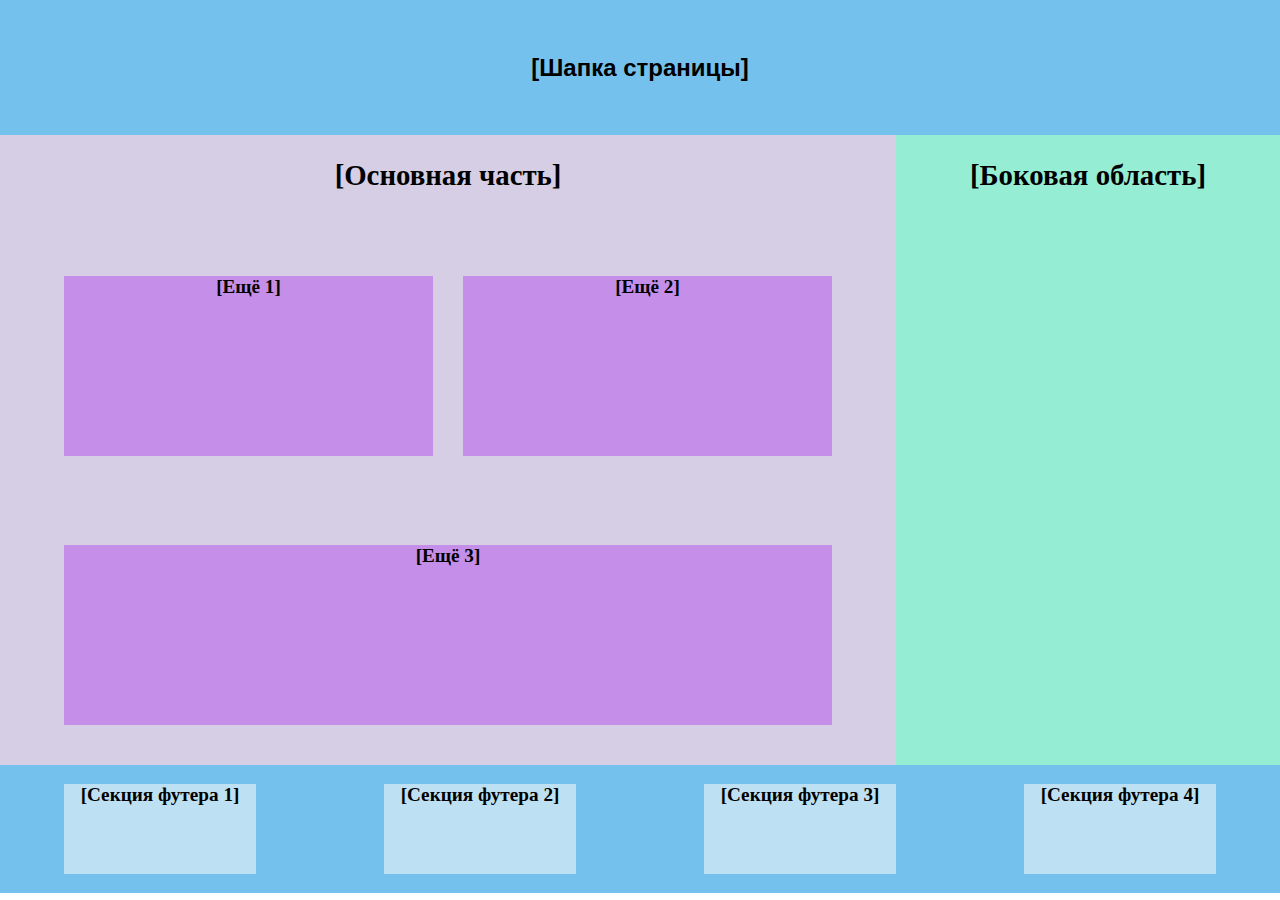
<file: adaptive/index.html>
<!DOCTYPE html>
<html lang="en">

<head>
    <meta charset="UTF-8">
    <meta http-equiv="X-UA-Compatible" content="IE=edge">
    <meta name="viewport" content="width=device-width, initial-scale=1.0">
    <title>Document</title>
    <link rel="stylesheet" href="./styles/normalize.css">
    <link rel="stylesheet" href="./styles/style.css">
</head>

<body>
    <header class="header">
        <h1>[Шапка страницы]</h1>
    </header>


    <main class="main">
        <section class="section">
            <div class="section-general">
                <h2>[Основная часть]</h2>
            </div>
            <div class="section-supplemental">
                <p class="section-supplemental-p1">[Ещё 1]</p>
                <p class="section-supplemental-p2">[Ещё 2]</p>
                <p class="section-supplemental-p3">[Ещё 3]</p>
            </div>
        </section>
        <aside class="sidebar">
            <h2>[Боковая область]</h2>
        </aside>
    </main>
    <footer class="footer">
        <p class="footer-1">[Секция футера 1]</p>
        <p class="footer-2">[Секция футера 2]</p>
        <p class="footer-3">[Секция футера 3]</p>
        <p class="footer-4">[Секция футера 4]</p>
    </footer>
</body>

</html>
</file>
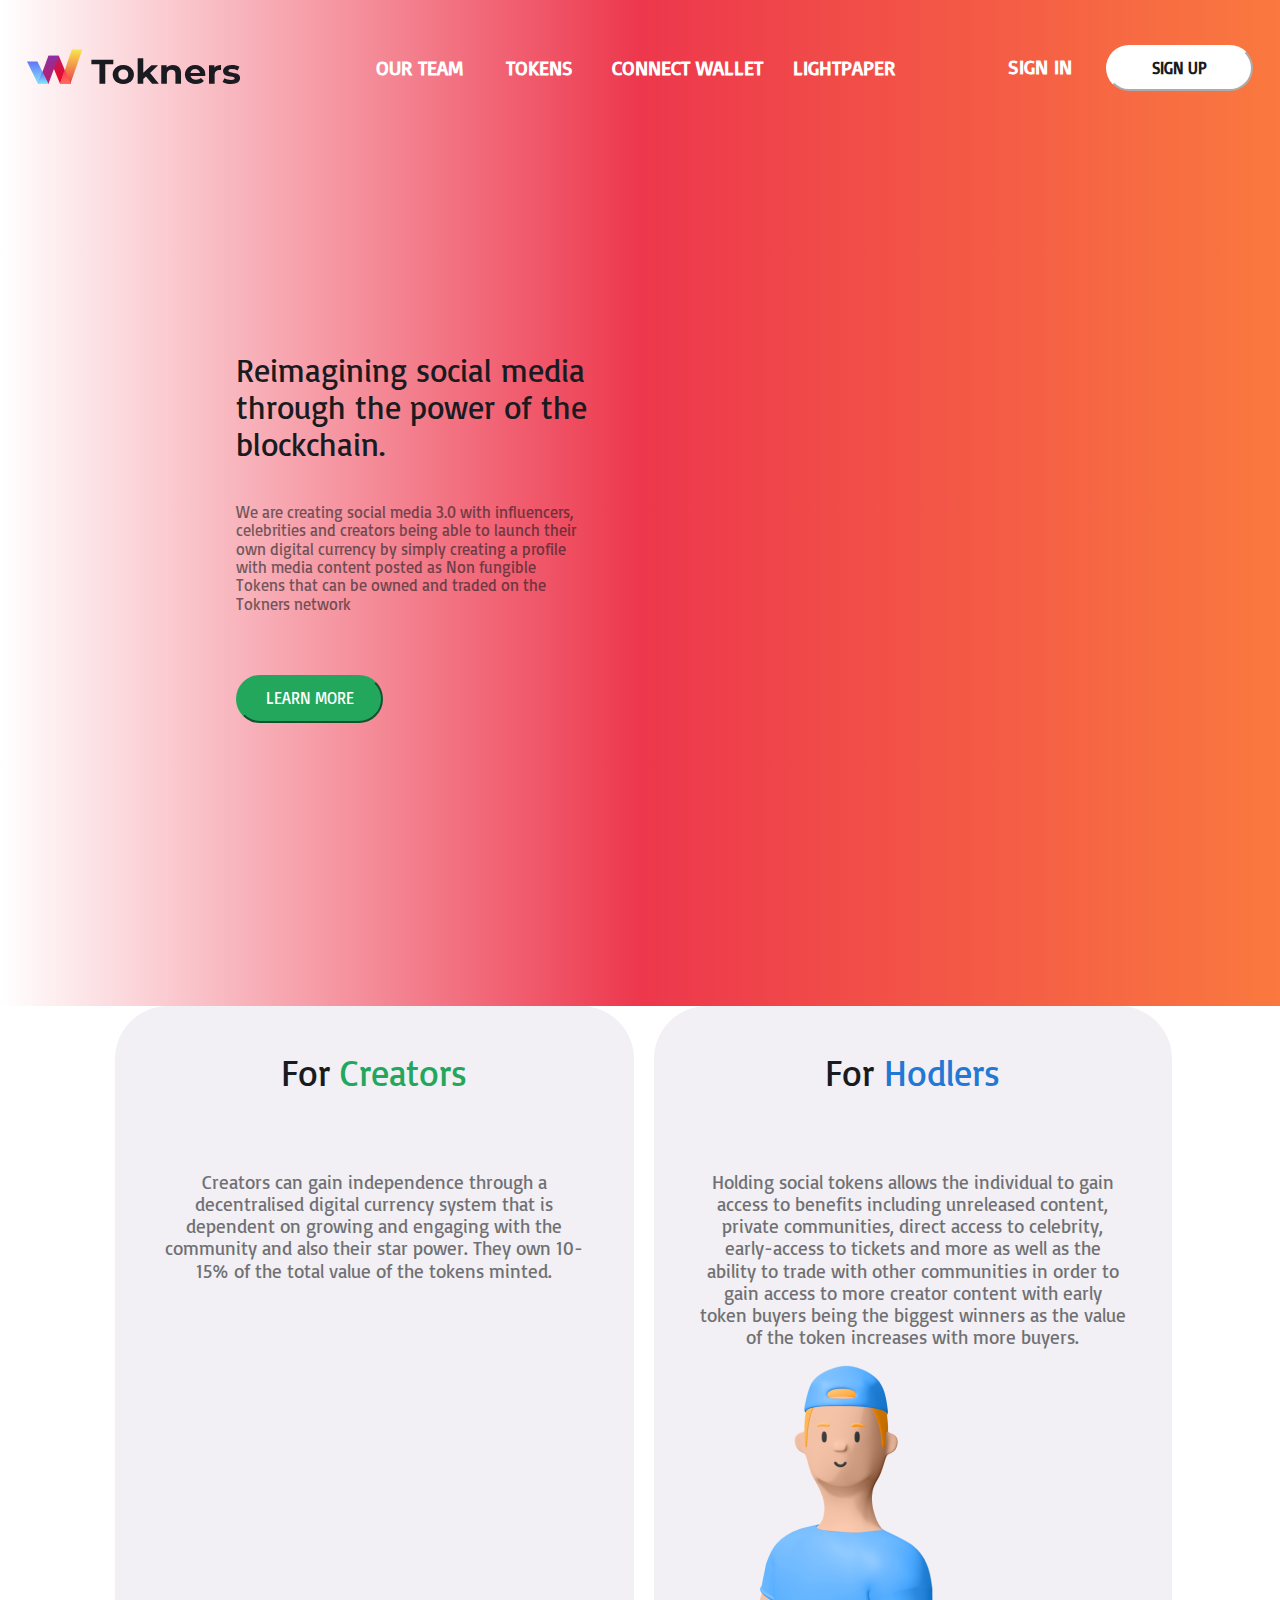
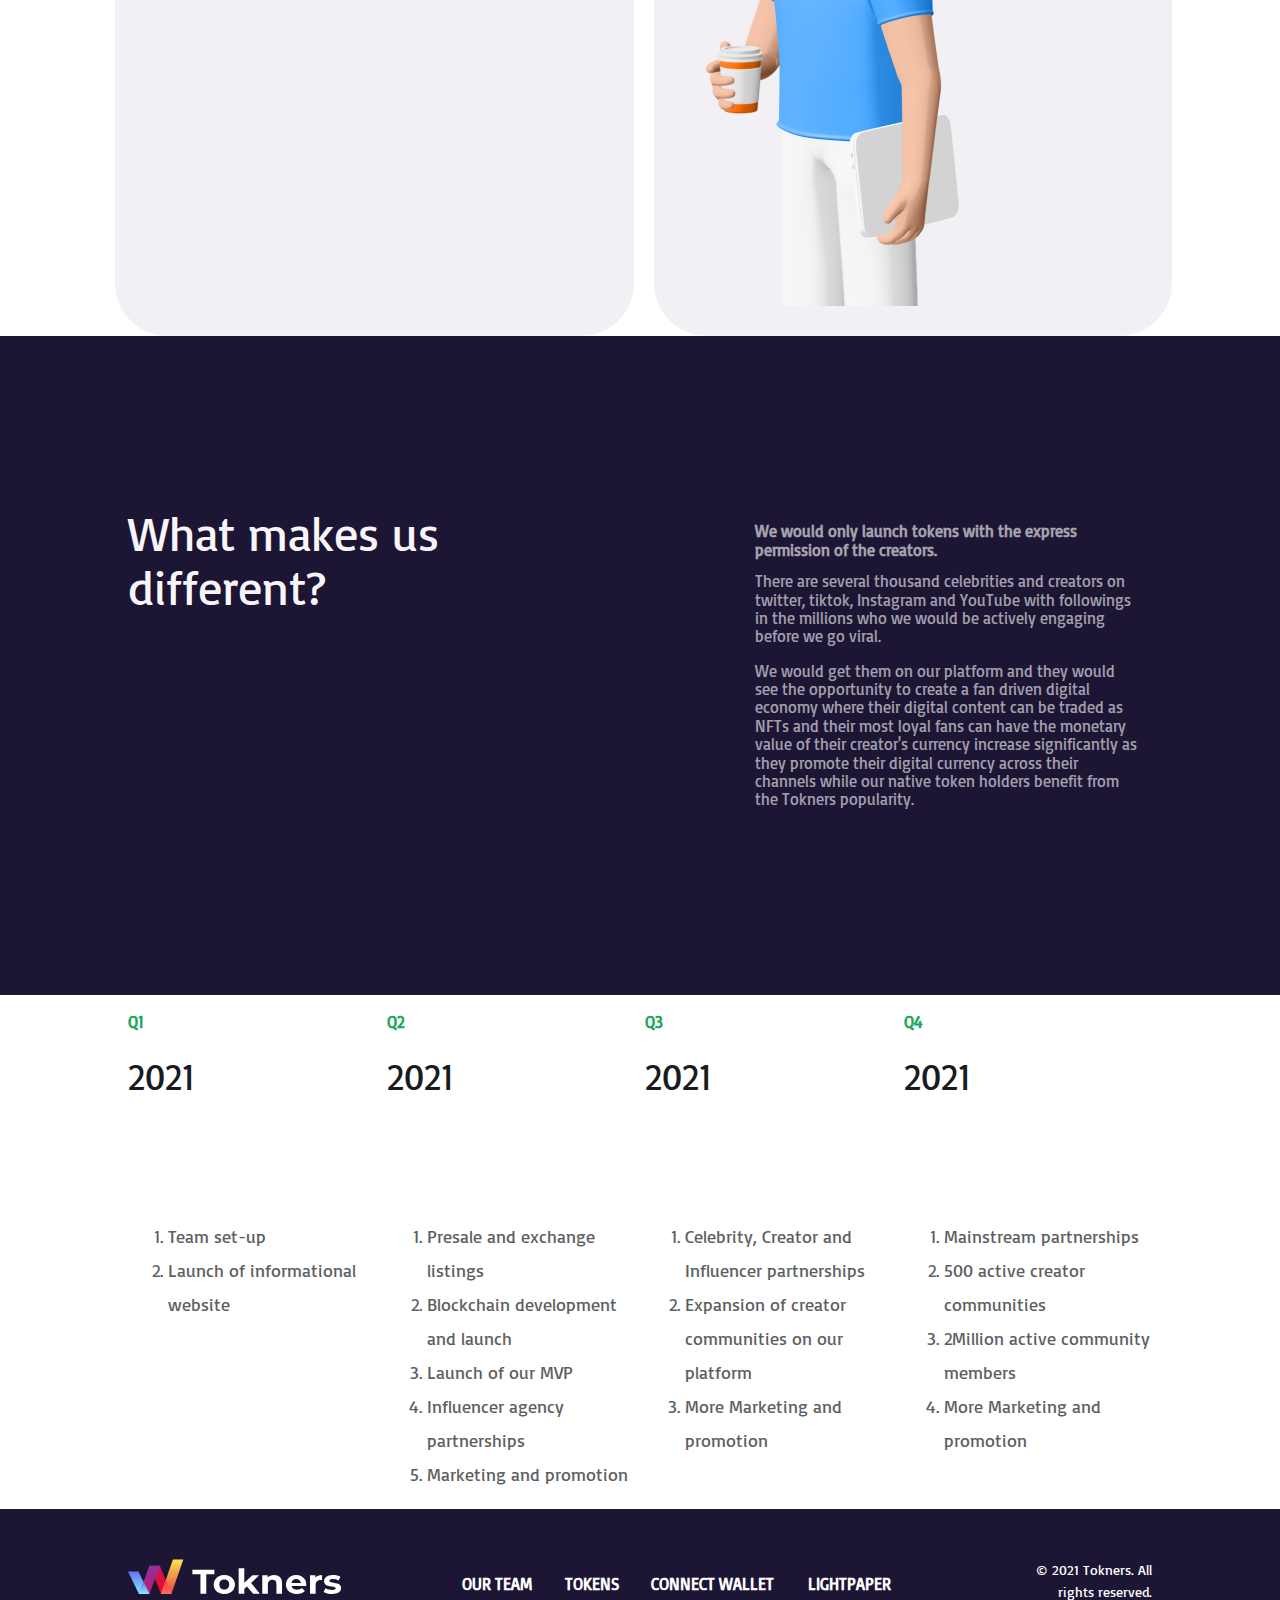
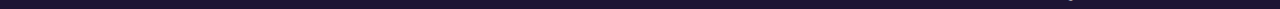
<file: figma/index.html>
<!DOCTYPE html>
<html lang="en">

<head>
    <meta charset="UTF-8">
    <meta http-equiv="X-UA-Compatible" content="IE=edge">
    <meta name="viewport" content="width=device-width, initial-scale=1.0">
    <title>Tokners</title>
    <link rel="stylesheet" href="./styles/normalize.css">
    <link rel="stylesheet" href="./styles/style.css">
    <link href="https://fonts.googleapis.com/css2?family=Basic&display=swap" rel="stylesheet">
</head>

<body>
    <header class="header">
        <div class="container">
            <div class="header-logo"><img src="./assets/images/logo_colored_sign_black_text.svg" alt="logo">
            </div>
            <nav class="header-nav">
                <ul>
                    <li><a href="#">OUR TEAM</a></li>
                    <li><a href="#">TOKENS</a></li>
                    <li><a href="#">CONNECT WALLET</a></li>
                    <li><a href="#">LIGHTPAPER</a></li>
                </ul>
            </nav>
            <div class="header-login">
                <a href="#">SIGN IN</a>
                <button>SIGN UP</button>
            </div>
        </div>
        <section class="main">
            <h1 class="main-heading">Reimagining social media through the power of the blockchain.</h1>
            <div class="main-text">
                <p>We are creating social media 3.0 with influencers, celebrities and creators being able to launch
                    their own digital currency by simply creating a profile with media content posted as Non fungible
                    Tokens that can be owned and traded on the Tokners network</p>
            </div>
            <button>LEARN MORE</button>
           <!-- <img class="main-logo-1" src="./assets/images/image24.png" alt="main-logo-1">-->
           <!-- <img class="main-logo-2" src="./assets/images/image7.png" alt="main-logo-2">-->
        </section>
    </header>
    <div class="content">
        <section class="content-creators">
            <h2 class="content-creators-heading">For <span style="color: #22A75D;">Creators</span></h2>
            <p class="content-creators-text">Creators can gain independence through a decentralised digital currency
                system that is
                dependent on growing and engaging with the community and also their star power. They own
                10-15% of the total value of the tokens minted.</p>
            <img class="creators" src="./assets/images/Group9.png" alt="for creators">
        </section>
        <section class="content-hodlers">
            <h2 class="content-hodlers-heading">For <span style="color: #2278D4;">Hodlers</span></h2>
            <p class="content-hodlers-text">Holding social tokens allows the individual to gain access to benefits
                including unreleased
                content, private communities, direct access to celebrity, early-access to tickets and more as well
                as the ability to trade with other communities in order to gain access to more creator content with
                early token buyers being the biggest winners as the value of the token increases with more
                buyers.
            </p>
            <img class="hodlers" src="./assets/images/image48.png" alt="for hodlers">
        </section>
    </div>
    <section class="different">
        <h3 class="different-heading">What makes us different?</h3>
        <div class="different-content">
            <p class="different-content-p1">We would only launch tokens with the express permission of the creators.</p>
            <p class="different-content-p2">There are several thousand celebrities and creators on twitter, tiktok,
                Instagram
                and YouTube with followings in the millions who we would be actively engaging before we go viral.</p>
            <p class="different-content-p2">We would get them on our
                platform and they would see the opportunity to create a fan driven digital economy where their digital
                content can be traded as NFTs and their most loyal fans can have the monetary value of their creator's
                currency increase significantly as they promote their digital currency across their channels while our
                native token holders benefit from the Tokners popularity.</p>
        </div>
    </section>
    <div class="columns">
        <section class="column-q1">
            <h4>Q1</h4>
            <h5>2021</h5>
            <ol class="column-q1-list">
                <li>Team set-up</li>
                <li>Launch of informational website</li>
            </ol>
        </section>
        <section class="column-q2">
            <h4>Q2</h4>
            <h5>2021</h5>
            <ol class="column-q2-list">
                <li>Presale and exchange listings</li>
                <li>Blockchain development and launch</li>
                <li>Launch of our MVP</li>
                <li>Influencer agency partnerships</li>
                <li>Marketing and promotion</li>
            </ol>
        </section>
        <section class="column-q3">
            <h4>Q3</h4>
            <h5>2021</h5>
            <ol class="column-q3-list">
                <li>Celebrity, Creator and Influencer partnerships</li>
                <li>Expansion of creator communities on our platform</li>
                <li> More Marketing and promotion</li>
            </ol>
        </section>
        <section class="column-q4">
            <h4>Q4</h4>
            <h5>2021</h5>
            <ol class="column-q4-list">
                <li>Mainstream partnerships</li>
                <li>500 active creator communities</li>
                <li>2Million active community members</li>
                <li>More Marketing and promotion</li>
            </ol>
        </section>
    </div>
    <footer class="footer">
        <div class="footer-container">
            <div class="footer-logo"><img src="./assets/images/logo_colored_sign_white_text.svg" alt="footer-logo">
            </div>
            <div class="footer-nav">
                <ul>
                    <li><a href="#">OUR TEAM</a></li>
                    <li><a href="#">TOKENS</a></li>
                    <li><a href="#">CONNECT WALLET</a></li>
                    <li><a href="#">LIGHTPAPER</a></li>
                </ul>
            </div>
            <div class="footer-copyright">© 2021 Tokners. All rights reserved.
            </div>
        </div>
    </footer>
</body>

</html>
</file>
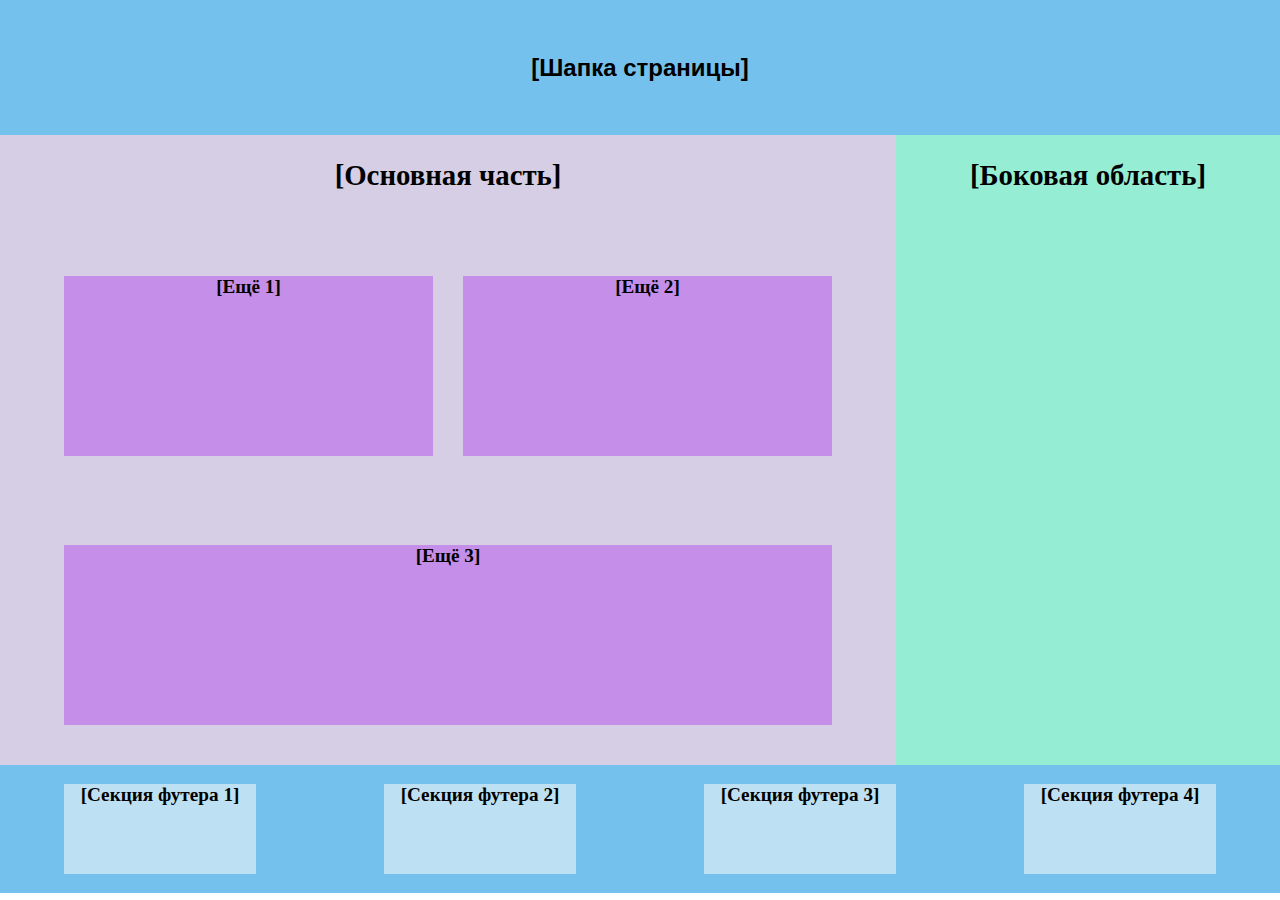
<file: grid-responsive/index.html>
<!DOCTYPE html>
<html lang="en">

<head>
    <meta charset="UTF-8">
    <meta http-equiv="X-UA-Compatible" content="IE=edge">
    <meta name="viewport" content="width=device-width, initial-scale=1.0">
    <title>Document</title>
    <link rel="stylesheet" href="./styles/normalize.css">
    <link rel="stylesheet" href="./styles/style.css">
</head>

<body>
    <header class="header">
        <h1>[Шапка страницы]</h1>
    </header>
    <main class="main">
        <section class="section">
            <div class="section-general">
                <h2>[Основная часть]</h2>
            </div>
            <div class="section-supplemental">
                <p class="section-supplemental-p1">[Ещё 1]</p>
                <p class="section-supplemental-p2">[Ещё 2]</p>
                <p class="section-supplemental-p3">[Ещё 3]</p>
            </div>
        </section>
        <aside class="sidebar">
            <h2>[Боковая область]</h2>
        </aside>
    </main>
    <footer class="footer">
        <p class="footer-1">[Секция футера 1]</p>
        <p class="footer-2">[Секция футера 2]</p>
        <p class="footer-3">[Секция футера 3]</p>
        <p class="footer-4">[Секция футера 4]</p>
    </footer>
</body>

</html>
</file>
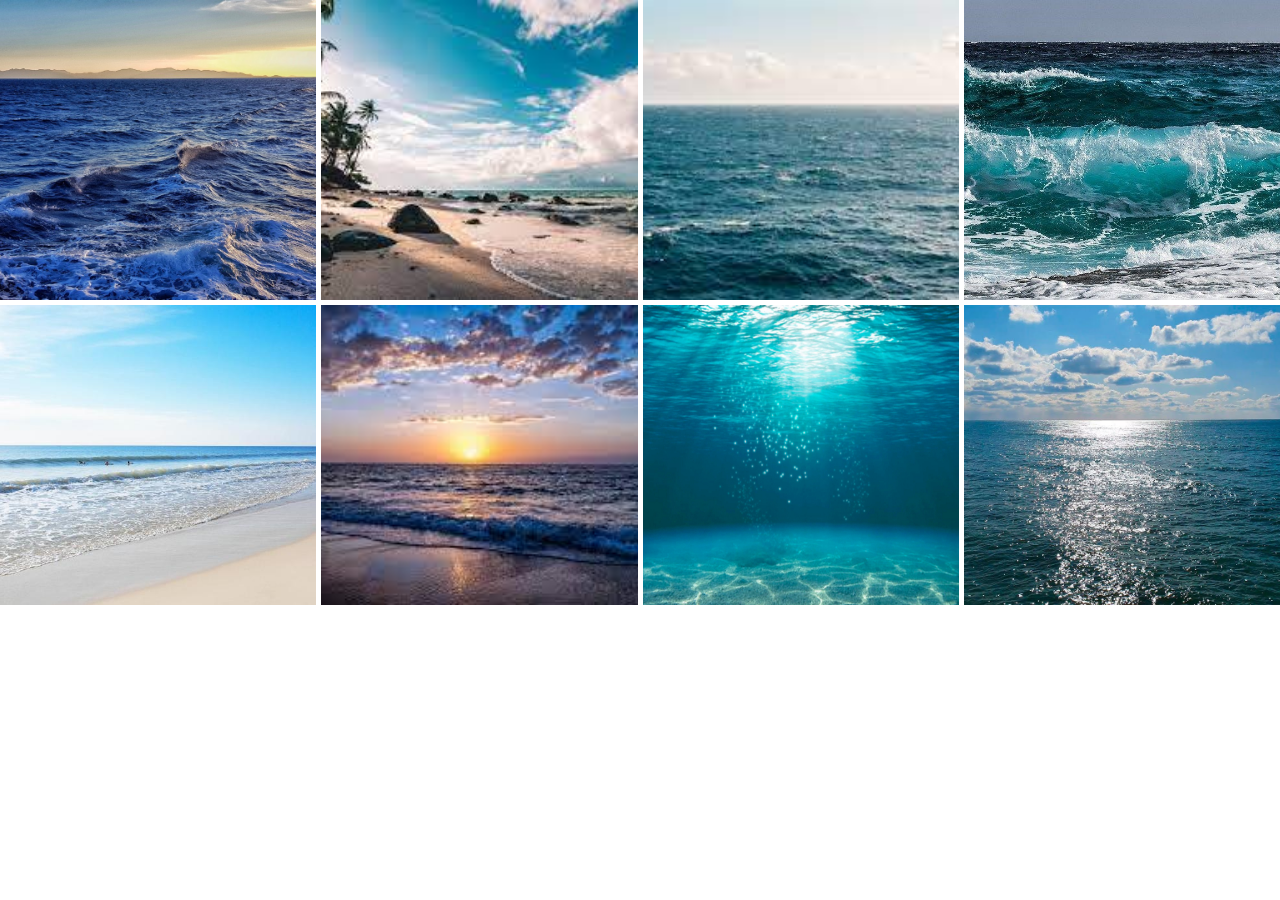
<file: habr/index.html>
<!DOCTYPE html>
<html lang="en">

<head>
    <meta charset="UTF-8">
    <meta http-equiv="X-UA-Compatible" content="IE=edge">
    <meta name="viewport" content="width=device-width, initial-scale=1.0">
    <title>Document</title>
    <link rel="stylesheet" href="./styles/normalize.css">
    <link rel="stylesheet" href="./styles/style.css">
</head>

<body>
    <div class="container">
        <div><img src="./assets/images/1637757942909.jpg" alt=""></div>
        <div><img src="./assets/images/2135.jpg" alt=""></div>
        <div><img src="./assets/images/45659.jpg" alt=""></div>
        <div><img src="./assets/images/777777.jpg" alt=""></div>
        <div><img src="./assets/images/78809294.jpg" alt=""></div>
        <div><img src="./assets/images/879.jpg" alt=""></div>
        <div><img src="./assets/images/deep-blue-sea_shutterstock_1512728810.jpg" alt=""></div>
        <div><img src="./assets/images/maxresdefault.jpg" alt=""></div>
    </div>
</body>

</html>
</file>
<file: adaptive/styles/style.css>
@media screen and (min-width: 768px) and (max-width: 1023px) {
    .main {
        grid-template-areas:
            "main main";
    }

    .section {
        grid-area: main;

    }

    .sidebar {
        display: none;
    }
}

@media screen and (max-width: 767px) {
    .main {
        height: 90vh;
        grid-template-areas:
            "main main";
    }

    .section {
        grid-area: main;

    }

    .sidebar {
        display: none;
    }

    .footer-1,
    .footer-2,
    .footer-3,
    .footer-4 {
        display: none;
    }
}

.header {
    display: grid;
    justify-content: center;
    align-items: center;
    height: 15vh;
    background-color: #74c1ee;
}

.header h1 {
    font-family: Verdana, Tahoma, sans-serif;
    font-size: 2.668vh;
}

.main {
    display: grid;
    grid-template-columns: 70% 30%;
    min-height: 70vh;
}

.section {
    display: grid;
    background-color: #d6cee4;
    text-align: center;
}

.section-general {
    font-size: 2.134vh;
}

.section-supplemental {
    display: grid;
    justify-content: space-around;
    grid-template-columns: 1fr 1fr;
    grid-gap: 30px;
    margin: 0 5vw 0;
    grid-template-areas:
        "content-1 content-2"
        "content-3 content-3";
}

.section-supplemental-p1 {
    grid-area: content-1;
}

.section-supplemental-p2 {
    grid-area: content-2;
}

.section-supplemental-p3 {
    grid-area: content-3;
}

.section-supplemental-p1,
.section-supplemental-p2 {
    background-color: #c58fe9;
    height: 20vh;
    font-weight: bold;
    font-size: 2.134vh;
}

.section-supplemental-p3 {
    background-color: #c58fe9;
    height: 20vh;
    font-weight: bold;
    font-size: 2.134vh;
}

.sidebar {
    background-color: #95eed3;
    text-align: center;
    font-size: 2.134vh;
}

.footer {
    display: grid;
    grid-template-columns: repeat(4, 1fr);
    height: 100%;
    justify-items: center;
    align-items: center;
    background-color: #74c1ee;
}

/*.footer-1 {
    grid-area: 1/1/2/2;
}

.footer-2 {
    grid-area: 1/2/2/3;
}

.footer-3 {
    grid-area: 1/3/2/4;
}

.footer-4 {
    grid-area: 1/4/2/5;
}*/

.footer-1,
.footer-2,
.footer-3,
.footer-4 {
    min-height: 10vh;
    width: 15vw;
    background-color: #bee0f3;
    font-weight: bold;
    font-size: 2.134vh;
    text-align: center;
}
</file>
<file: figma/styles/style.css>
@media screen and (max-width: 767px) {
    .container {
        display: grid;
        grid-template-columns: 1fr;
        grid-template-rows: 63px 1fr 1fr;
        grid-template-areas:
            "header-logo"
            "header-nav"
            "header-login";
        align-items: center;
        justify-content: space-between;
    }

    .header-logo {
        grid-area: header-logo;
    }

    .header-logo img {
        max-width: 90%;
    }

    .header-nav {
        grid-area: header-nav;
        padding-left: 40px;
    }

    .header-nav ul {
        display: flex;
        flex-direction: column;
        grid-gap: 5px;
        padding-left: 0;
    }

    .header-login {
        grid-area: header-login;
        display: flex;
        align-items: center;
        padding-left: 40px;
    }

    .header-login button {
        font-size: 16px;
    }

    .main {
        margin-top: 10vh;
        margin-left: 18.46vw;
        max-width: 28.8vw;
    }

    .main-heading {
        width: 40vw;
        height: 17.3vh;
        font-weight: 500;
        font-size: 4.5vw;
    }

    .main-text {
        font-size: 2vw;
    }

    .main button {
        width: 100px;
        height: 30px;
        font-size: 0.8em;
    }

    .content {
        display: grid;
        grid-template-columns: 1fr;
        grid-template-areas:
            "content-creators"
            "content-hodlers";
        justify-content: space-between;
        margin: 0 9vw;
        grid-gap: 20px;
    }

    .content-creators,
    .content-hodlers {
        display: grid;
        width: 90vw;
        max-height: 930px;
    }

    .creators {
        display: none;
    }

    .different {
        display: grid;
        grid-template-columns: 1fr;
        grid-gap: 9vw;
    }

    .different-content {
        margin: 0 8vw;
    }

    .different-heading {
        width: 90vw;
        margin-left: 10vw;
    }

    .different-content-p1 {
        width: 90vw;
    }

    .different-content-p2 {
        width: 90vw;
    }

    .columns {
        display: grid;
        grid-template-rows: repeat(4, 1fr);
        grid-gap: 10px;
    }

    .footer-nav ul{
        display: flex;
        flex-direction: column;
        grid-gap: 5px;
        padding-left: 0;
    }

    .footer-container {
        width: 100vw;
        grid-template-columns: 0.5fr 0.2fr 0.1fr;
        grid-gap: 10px;
    }

    .footer-logo img {
        max-width: 90%;
    }
}

@media screen and (min-width: 768px) and (max-width: 1023px) {
    .container {
        display: grid;
        grid-template-columns: 1fr 3fr 1fr;
        align-items: center;
        justify-content: space-between;
    }

    .header-logo img {
        max-width: 90%;
    }

    .header-nav {
        padding-left: 40px;
    }

    .header-nav ul {
        display: flex;
        flex-direction: column;
        grid-gap: 5px;
        padding-left: 0;
        font-size: 2vw;
    }

    .header-login {
        display: flex;
        align-items: center;
    }

    .header-login a {
        font-size: 2vw;
    }

    .header-login button {
        font-size: 1.1em;
    }

    .main {
        margin-top: 28vh;
        margin-left: 18.46vw;
        max-width: 28.8vw;
    }

    .main button {
        width: 147px;
        height: 36px;
        font-size: 0.8em;
    }

    .content {
        display: grid;
        grid-template-columns: 1fr;
        grid-template-areas:
            "content-creators"
            "content-hodlers";
        justify-content: space-between;
        margin: 0 9vw;
        grid-gap: 20px;
    }

    .content-creators,
    .content-hodlers {
        display: grid;
        width: 90vw;
        height: 930px;
    }

    .creators {
        display: none;
    }

    .hodlers {
        display: none;
    }

    .different {
        display: grid;
        grid-template-columns: 1fr;
        grid-gap: 9vw;
    }

    .different-content {
        margin: 0 10vw;
    }

    .different-heading {
        width: 80vw;
        margin-left: 10vw;
    }

    .columns {
        display: grid;
        grid-template-columns: repeat(4, 1fr);
        grid-gap: 10px;
    }

    .footer-container {
        margin: 0px 10vw 0px;
        padding: 50px 0px 0px;
        display: grid;
        grid-template-columns: 1fr 2fr 1fr;
        grid-gap: 9vw;
    }
}

@media screen and (min-width: 1024px) {
    .container {
        display: grid;
        align-items: center;
        justify-content: space-between;
    }

    .header-logo {
        grid-area: 1/1/2/2;
    }

    .header-nav {
        grid-area: 1/2/2/3;
    }

    .header-login {
        grid-area: 1/3/2/4;
    }

    .header-login a {
        font-size: 1.6vw;
    }

    .header-nav ul {
        display: grid;
        grid-template-columns: 0.8fr 0.6fr 1.2fr 1fr;
        grid-gap: 30px;
        font-size: 1.6vw;
    }

    .main {
        margin-top: 28vh;
        margin-left: 18.46vw; /*173px*/
        max-width: 28.8vw;
    }

    .main button {
        width: 147px;
        height: 48px;
        font-size: 1em;
    }

    .content {
        display: grid;
        grid-template-columns: 1fr 1fr;
        grid-template-areas:
            "content-creators content-hodlers";
        justify-content: space-between;
        margin: 0 9vw;
        grid-gap: 20px;
    }

    .content-creators,
    .content-hodlers {
        display: grid;
        width: 40.5vw;
        height: 930px;
    }

    .content-creators-heading,
    .content-hodlers-heading {
        font-size: 36px;
    }
    .content-creators {
        grid-template-rows: 1fr 1fr 5fr;
        grid-template-areas: 
        "content-creators-heading"
        "content-creators-text"
        "creators";
        justify-content: center;
        align-items: center;
    }

    .content-hodlers {
        grid-template-rows: 1fr 1fr 5fr;
        grid-template-areas: 
        "content-hodlers-heading"
        "content-hodlers-text"
        "hodlers";
        justify-content: center;
        align-items: center;
    }
    
    .content-creators-text,
    .content-hodlers-text {
        width: 33.5vw;
        height: 7.6vh;
        font-size: 1.2rem;
    }

    .creators {
        display: none;
    }

    .different {
        display: grid;
        grid-template-columns: 1fr 2fr;
        grid-gap: 9vw;
    }

    .different-content {
        margin: 170px 0;
    }

    .different-content-p1 {
        width: 30vw;
    }

    .different-content-p2 {
        width: 30vw;
    }

    .different-heading {
        margin-left: 10vw;
        width: 40vw;
    }

    .columns {
        display: grid;
        grid-template-columns: repeat(4, 1fr);
        grid-gap: 10px;
    }

    .footer-nav ul{
        display: grid;
        grid-template-columns: repeat(4, 1fr);
        grid-gap: 30px;
    }

    .footer-container {
        margin: 0px 10vw 0px;
        padding: 50px 0px 0px;
        display: grid;
        grid-template-columns: 1fr 2fr 1fr;
        grid-gap: 9vw;
    }
}

body {
    font-family: 'Basic', sans-serif;
}

.header {
    padding-top: 36px;
    background: linear-gradient(to right, #FFFFFF, #ED374D, #FA793F);
    /*background-image: url(../assets/images/image24.png);*/
    height: 107.79vh; /*1010px*/
}

.container {
    max-width: 100%;
    margin-left: 2.1vw;
    margin-right: 2.1vw;
}

.header-nav a {
    text-decoration: none;
    color: #FFFFFF;
}

.header-nav a:hover {
    text-decoration: underline;
}

.header-login a {
    margin-right: 30px;
    text-decoration: none;
    font-weight: 700;
    /*font-size: 1.5em;*/
    color: #FFFFFF;
}

.header-login a:hover {
    text-decoration: underline;
}

.header-nav ul {
    list-style: none;
    font-weight: 700;
    /*font-size: 1.5rem;*/
    color: #FFFFFF;
}

.header-login button {
    min-width: 147px;
    min-height: 5.1vh;
    font-weight: 700;
    /* font-size: 1.5vw;*/
    color: #191B21;
    background: #FFFFFF;
    border-radius: 52px;
    border-color: #FFFFFF;
}

.main-heading {
    font-weight: 500;
    color: #191B21;
}

.main-text {
    margin: 40px 0px;
    width: 26.6vw;
    height: 10.2vh;
    font-weight: 300;
    /*font-size: 16px;*/
    color: #191B21;
    opacity: 0.6;
}

.main button {
    /*width: 147px;
    height: 48px;*/
    background: #22A75D;
    color: #FFFFFF;
    border-radius: 52px;
    border-color: #22A75D;
    margin-top: 40px;
}

/*.main-logo-1 {
    position: absolute;
    width: 442px;
    height: 785px;
    left: 66%;
    top: 119px;
}

.main-logo-2 {
    position: absolute;
    width: 420px;
    height: 775px;
    left: 987px;
    top: 119px;
}*/

.content-creators {
    grid-area: content-creators;
}

.content-hodlers {
    grid-area: content-hodlers;
}

.content-creators-heading{
    grid-area: content-creators-heading;
}

.content-creators-text {
    grid-area: content-creators-text;
}

.creators {
    grid-area: creators;
}

.content-hodlers-heading{
    grid-area: content-hodlers-heading;
}

.content-hodlers-text {
    grid-area: content-hodlers-text;
}

.hodlers {
    grid-area: hodlers;
}

.content-creators {
    grid-template-rows: 1fr 1fr 5fr;
    grid-template-areas: 
    "content-creators-heading"
    "content-creators-text"
    "creators";
    justify-content: center;
    align-items: center;
}

.content-hodlers {
    grid-template-rows: 1fr 1fr 5fr;
    grid-template-areas: 
    "content-hodlers-heading"
    "content-hodlers-text"
    "hodlers";
    justify-content: center;
    align-items: center;
}

.content-creators,
.content-hodlers {
    background-color: #F2F0F4;
    border-radius: 53px;
}

.content-creators-heading,
.content-hodlers-heading {
    font-weight: 500;
    text-align: center;
    color: #191B21;
}

.content-creators-text,
.content-hodlers-text {
    font-weight: 300;
    text-align: center;
    color: #191B21;
    opacity: 0.6;
}

/*.creators {
    position: absolute;
    width: 507px;
    height: 610px;
    left: 350px;
    top: 1367px;
}*/

/*.hodlers {
    position: absolute;
    width: 507px;
    height: 640px;
    left: 1100px;
    top: 1336px;
}*/

.different {
    background-color: #1D1534;
}

.different-heading {
    margin-top: 170px;
    height: 108px;
    font-weight: 500;
    font-size: 48px;
    line-height: 54px;
    color: #F7F5F9;
}

.different-content-p1 {
    margin-bottom: 30px;
    height: 20px;
    font-weight: bold;
    font-size: 16px;
    color: #FFFFFF;
    opacity: 0.6;
}

.different-content-p2 {
    font-weight: 300;
    font-size: 16px;
    color: #FFFFFF;
    opacity: 0.6;
}

.columns {
    margin: 0 10vw;
}

.column-q1-list,
.column-q2-list,
.column-q3-list,
.column-q4-list {
    font-weight: 400;
    font-size: 18px;
    line-height: 34px;
    color: #191B21;
    opacity: 0.7;
}

.columns h4 {
    margin: 0px;
    font-weight: 700;
    font-size: 16px;
    line-height: 54px;
    color: #22A75D;
}

.columns h5 {
    margin: 1px 0 115px;
    font-weight: 500;
    font-size: 36px;
    line-height: 54px;
    color: #191B21;
}

.footer {
    background-color: #1D1534;
}

.footer-container {
    margin: 0px 10vw 0px;
    padding: 50px 0px 0px;
    display: grid;
}

.footer-nav a {
    text-decoration: none;
    color: #FFFFFF;
}

.footer-nav a:hover {
    text-decoration: underline;
}

.footer-nav ul {
    grid-template-columns: 73px 56px 127px 85px;
    padding-left: 0;
    list-style: none;
    font-weight: 700;
    font-size: 16px;
    color: #FFFFFF;
}

.footer-copyright {
    font-weight: 400;
    font-size: 14px;
    line-height: 22px;
    text-align: right;
    color: #FFFFFF;
}
</file>
<file: grid-responsive/styles/style.css>
.header {
    display: grid;
    justify-content: center;
    align-items: center;
    height: 15vh;
    background-color: #74c1ee;
}

.header h1 {
    font-family: Verdana, Tahoma, sans-serif;
    font-size: 2.668vh;
}

.main {
    display: grid;
    grid-template-columns: 70% 30%;
    min-height: 70vh;
}

.section {
    display: grid;
    background-color: #d6cee4;
    text-align: center;
}

.section-general {
    font-size: 2.134vh;
}

.section-supplemental {
    display: grid;
    justify-content: space-around;
    grid-template-columns: 1fr 1fr;
    grid-gap: 30px;
    margin: 0 5vw 0;
    grid-template-areas:
        "content-1 content-2"
        "content-3 content-3";
}

.section-supplemental-p1 {
    grid-area: content-1;
}

.section-supplemental-p2 {
    grid-area: content-2;
}

.section-supplemental-p3 {
    grid-area: content-3;
}

.section-supplemental-p1,
.section-supplemental-p2 {
    background-color: #c58fe9;
    height: 20vh;
    font-weight: bold;
    font-size: 2.134vh;
}

.section-supplemental-p3 {
    background-color: #c58fe9;
    height: 20vh;
    font-weight: bold;
    font-size: 2.134vh;
}

.sidebar {
    background-color: #95eed3;
    text-align: center;
    font-size: 2.134vh;
}

.footer {
    display: grid;
    grid-template-columns: repeat(4, 1fr);
    height: 100%;
    justify-items: center;
    align-items: center;
    background-color: #74c1ee;
}

/*.footer-1 {
    grid-area: 1/1/2/2;
}

.footer-2 {
    grid-area: 1/2/2/3;
}

.footer-3 {
    grid-area: 1/3/2/4;
}

.footer-4 {
    grid-area: 1/4/2/5;
}*/

.footer-1,
.footer-2,
.footer-3,
.footer-4 {
    min-height: 10vh;
    width: 15vw;
    background-color: #bee0f3;
    font-weight: bold;
    font-size: 2.134vh;
    text-align: center;
}
</file>
<file: habr/styles/style.css>
.container {
    display: grid;
    grid-gap: 5px;
    grid-template-columns: repeat(auto-fit, minmax(300px, 1fr));
    grid-template-rows: repeat(2, 300px);
}

.container img {
    width: 100%;
    height: 100%;
    object-fit: cover;
}
</file>
